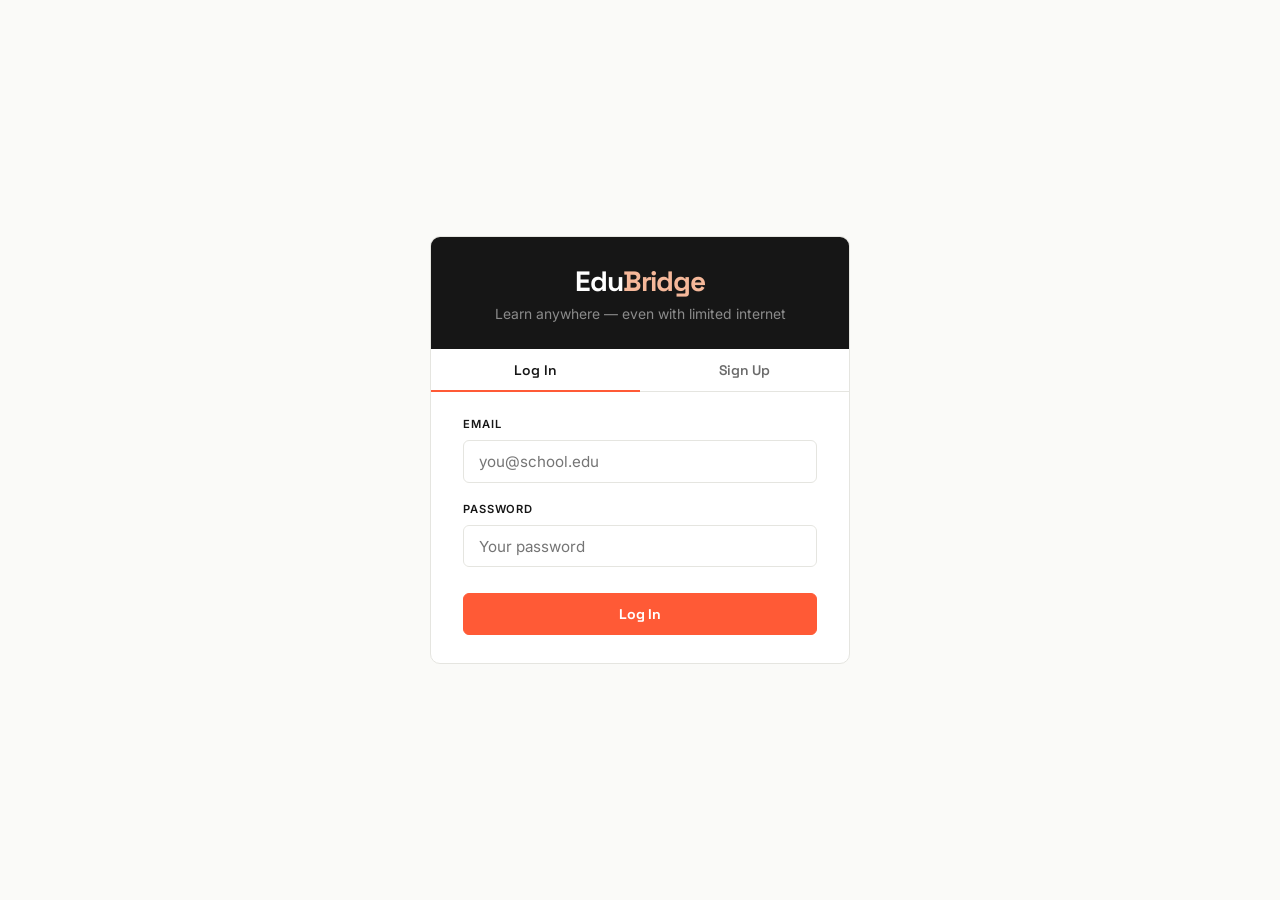
<file: Frontend/index.html>
<!DOCTYPE html>
<html lang="en">
<head>
  <meta charset="UTF-8">
  <meta name="viewport" content="width=device-width, initial-scale=1.0">
  <title>EduBridge — Sign In</title>
  <meta name="description" content="Sign in or create an EduBridge account to access AI-powered study tools and live tutor sessions — even with limited internet.">
  <link rel="preconnect" href="https://fonts.googleapis.com">
  <link rel="preconnect" href="https://fonts.gstatic.com" crossorigin>
  <link href="https://fonts.googleapis.com/css2?family=Space+Grotesk:wght@500;600;700&family=Inter:wght@400;500;600&display=swap" rel="stylesheet">
  <link rel="stylesheet" href="css/style.css">
</head>
<body id="auth-page">
  <div class="auth-wrap">
    <div class="auth-card">
      <div class="auth-card__header">
        <h1>Edu<span style="color:#f5b89a">Bridge</span></h1>
        <p>Learn anywhere — even with limited internet</p>
      </div>

      <div class="auth-tabs">
        <button class="auth-tab active" data-form="login-form-el">Log In</button>
        <button class="auth-tab" data-form="signup-form-el">Sign Up</button>
      </div>

      <div id="auth-alert" class="alert"></div>

      <form id="login-form-el" class="auth-form active">
        <div class="form-group">
          <label for="login-email">Email</label>
          <input type="email" id="login-email" name="email" placeholder="you@school.edu" autocomplete="email">
          <span class="field-error" data-error="email"></span>
        </div>
        <div class="form-group">
          <label for="login-password">Password</label>
          <input type="password" id="login-password" name="password" placeholder="Your password" autocomplete="current-password">
          <span class="field-error" data-error="password"></span>
        </div>
        <button type="submit" class="btn btn-primary btn-block">Log In</button>
      </form>

      <form id="signup-form-el" class="auth-form">
        <div class="form-group">
          <label for="signup-name">Full Name</label>
          <input type="text" id="signup-name" name="name" placeholder="Jane Doe">
          <span class="field-error" data-error="name"></span>
        </div>
        <div class="form-group">
          <label for="signup-email">Email</label>
          <input type="email" id="signup-email" name="email" placeholder="you@school.edu">
          <span class="field-error" data-error="email"></span>
        </div>
        <div class="form-group">
          <label for="signup-password">Password</label>
          <input type="password" id="signup-password" name="password" placeholder="Create a password">
          <span class="field-error" data-error="password"></span>
        </div>
        <div class="form-group">
          <label>I am a…</label>
          <div class="role-picker">
            <div class="role-option">
              <input type="radio" name="role" id="role-student" value="STUDENT" checked>
              <label for="role-student">📚 Student</label>
            </div>
            <div class="role-option">
              <input type="radio" name="role" id="role-tutor" value="TUTOR">
              <label for="role-tutor">🎓 Tutor</label>
            </div>
          </div>
        </div>
        <button type="submit" class="btn btn-primary btn-block">Create Account</button>
      </form>
    </div>
  </div>
  <script src="js/auth.js"></script>
</body>
</html>
</file>
<file: Frontend/css/style.css>
/* EduBridge — Studio Ink: editorial, high-contrast, single accent */
:root {
  /* ── Core palette ── */
  --bg:          #FAFAF8;
  --card:        #FFFFFF;
  --ink:         #161616;
  --muted:       #6B6B6B;
  --border:      #E5E5E0;

  /* ── Accent — one color, used sparingly ── */
  --accent:      #FF5A36;
  --accent-dark: #D94224;
  --accent-soft: #FFF0ED;

  /* ── Semantic states ── */
  --success:     #2D6A4F;
  --success-bg:  #EAF4EE;
  --warning:     #C9A227;
  --warning-bg:  #FDF6E3;
  --error:       #B91C1C;
  --error-bg:    #FEF2F2;

  /* ── Online / Offline ── */
  --online:  #2D6A4F;
  --offline: #B91C1C;

  /* ── Surfaces ── */
  --white: #FFFFFF;
  --shadow: none;
  --shadow-lift: none;

  /* ── Radius ── */
  --radius:    10px;
  --radius-md:  8px;
  --radius-sm:  6px;

  /* ── Typography ── */
  --font-head: "Space Grotesk", system-ui, sans-serif;
  --font-body: "Inter", system-ui, sans-serif;
}

*, *::before, *::after { box-sizing: border-box; margin: 0; padding: 0; }

html { font-size: 16px; scroll-behavior: smooth; }

body {
  font-family: var(--font-body);
  background: var(--bg);
  color: var(--muted);
  min-height: 100vh;
  line-height: 1.6;
}

h1, h2, h3, h4 {
  font-family: var(--font-head);
  color: var(--ink);
  line-height: 1.2;
  letter-spacing: -0.02em;
}
h1 { font-size: 1.9rem;  font-weight: 700; }
h2 { font-size: 1.35rem; font-weight: 700; }
h3 { font-size: 1.05rem; font-weight: 600; letter-spacing: -0.01em; }
h4 { font-size: 0.9rem;  font-weight: 600; }

a { color: var(--ink); text-decoration: none; }
a:hover { color: var(--accent); }

/* ── Layout ── */
.page {
  max-width: 1100px;
  margin: 0 auto;
  padding: 2.25rem 1.5rem 4rem;
}

.page-narrow { max-width: 480px; }

/* ── Top bar — solid near-black ── */
.topbar {
  display: flex;
  align-items: center;
  justify-content: space-between;
  padding: 0.85rem 1.5rem;
  background: var(--ink);
  color: var(--white);
  position: sticky;
  top: 0;
  z-index: 100;
  border-bottom: 1px solid rgba(255,255,255,0.06);
}

.topbar__brand {
  font-family: var(--font-head);
  font-size: 1.1rem;
  font-weight: 700;
  letter-spacing: -0.03em;
  color: var(--white);
}

.topbar__brand span { color: var(--accent); }

.topbar__actions {
  display: flex;
  align-items: center;
  gap: 0.55rem;
}

/* ── Online / Offline indicator ── */
.status-pill {
  display: flex;
  align-items: center;
  gap: 0.38rem;
  font-size: 0.72rem;
  font-weight: 500;
  color: rgba(255,255,255,0.6);
  letter-spacing: 0.01em;
}

.status-pill__dot {
  width: 7px;
  height: 7px;
  border-radius: 50%;
  background: var(--online);
  flex-shrink: 0;
}

.status-pill--offline .status-pill__dot {
  background: var(--accent);
  animation: pulse-offline 1.5s ease infinite;
}

.status-pill--offline { color: rgba(255,255,255,0.45); }

@keyframes pulse-offline {
  0%, 100% { opacity: 1; }
  50%       { opacity: 0.4; }
}

/* ── Offline banner — dark, functional ── */
.offline-banner {
  display: none;
  background: #1E1E1E;
  color: rgba(255,255,255,0.65);
  text-align: center;
  padding: 0.4rem 1rem;
  font-size: 0.77rem;
  font-weight: 500;
  letter-spacing: 0.01em;
  border-bottom: 1px solid rgba(255,255,255,0.07);
}

.offline-banner strong { color: var(--accent); font-weight: 600; }

.offline-banner.visible { display: block; }

/* ── Auth page ── */
.auth-wrap {
  min-height: 100vh;
  display: flex;
  align-items: center;
  justify-content: center;
  padding: 2rem 1.5rem;
  background: var(--bg);
}

.auth-card {
  width: 100%;
  max-width: 420px;
  background: var(--card);
  border-radius: var(--radius);
  border: 1px solid var(--border);
  overflow: hidden;
}

.auth-card__header {
  background: var(--ink);
  color: var(--white);
  padding: 1.75rem 2rem 1.5rem;
  text-align: center;
}

.auth-card__header h1 {
  font-size: 1.75rem;
  margin-bottom: 0.3rem;
  color: var(--white);
  letter-spacing: -0.04em;
}

.auth-card__header p { color: rgba(255,255,255,0.5); font-size: 0.87rem; }

.auth-tabs {
  display: flex;
  border-bottom: 1px solid var(--border);
}

.auth-tab {
  flex: 1;
  padding: 0.72rem;
  border: none;
  background: none;
  font-family: var(--font-head);
  font-size: 0.87rem;
  font-weight: 600;
  color: var(--muted);
  cursor: pointer;
  transition: color 0.15s;
  border-bottom: 2px solid transparent;
  margin-bottom: -1px;
  letter-spacing: -0.01em;
}

.auth-tab.active {
  color: var(--ink);
  border-bottom-color: var(--accent);
}

.auth-form {
  padding: 1.5rem 2rem 1.75rem;
  display: none;
}

.auth-form.active { display: block; }

.auth-form .btn-primary { margin-top: 0.5rem; }

/* ── Forms ── */
.form-group { margin-bottom: 1.1rem; }

.form-group label {
  display: block;
  font-size: 0.7rem;
  font-weight: 600;
  color: var(--ink);
  margin-bottom: 0.38rem;
  text-transform: uppercase;
  letter-spacing: 0.08em;
}

.form-group input,
.form-group select,
.form-group textarea {
  width: 100%;
  padding: 0.68rem 0.95rem;
  border: 1px solid var(--border);
  border-radius: var(--radius-sm);
  font-family: var(--font-body);
  font-size: 0.95rem;
  color: var(--ink);
  background: var(--card);
  transition: border-color 0.15s, box-shadow 0.15s;
}

.form-group input:focus,
.form-group select:focus,
.form-group textarea:focus {
  outline: none;
  border-color: var(--ink);
  box-shadow: 0 0 0 3px rgba(22, 22, 22, 0.08);
}

.form-group textarea { min-height: 110px; resize: vertical; }

.form-group input.error,
.form-group textarea.error { border-color: var(--error); }

.field-error {
  color: var(--error);
  font-size: 0.75rem;
  margin-top: 0.3rem;
  display: none;
}

.field-error.visible { display: block; }

.role-picker {
  display: grid;
  grid-template-columns: 1fr 1fr;
  gap: 0.6rem;
}

.role-option { position: relative; }

.role-option input { position: absolute; opacity: 0; }

.role-option label {
  display: block;
  text-align: center;
  padding: 0.7rem;
  border: 1px solid var(--border);
  border-radius: var(--radius-sm);
  cursor: pointer;
  font-family: var(--font-head);
  font-size: 0.88rem;
  font-weight: 600;
  color: var(--muted);
  transition: border-color 0.15s, color 0.15s;
  letter-spacing: -0.01em;
}

.role-option input:checked + label {
  border-color: var(--accent);
  border-width: 2px;
  color: var(--accent);
  background: var(--accent-soft);
}

/* ── Buttons ── */
.btn {
  display: inline-flex;
  align-items: center;
  justify-content: center;
  gap: 0.4rem;
  padding: 0.58rem 1.2rem;
  border: 1.5px solid transparent;
  border-radius: var(--radius-sm);
  font-family: var(--font-head);
  font-size: 0.84rem;
  font-weight: 600;
  cursor: pointer;
  transition: background 0.14s, color 0.14s, border-color 0.14s, opacity 0.14s;
  white-space: nowrap;
  letter-spacing: -0.01em;
}

.btn:active { opacity: 0.82; }
.btn:disabled { opacity: 0.42; cursor: not-allowed; }

/* PRIMARY — accent fill. Used for: Request Help, Accept, Ask, AI Assistant */
.btn-primary {
  background: var(--accent);
  color: var(--white);
  border-color: var(--accent);
  padding: 0.7rem 1.4rem;
  font-size: 0.88rem;
  font-weight: 700;
}

.btn-primary:hover:not(:disabled) {
  background: var(--accent-dark);
  border-color: var(--accent-dark);
}

/* SECONDARY — near-black fill. Used for: Schedule/confirm */
.btn-secondary {
  background: var(--ink);
  color: var(--white);
  border-color: var(--ink);
}

.btn-secondary:hover:not(:disabled) {
  background: #2a2a2a;
  border-color: #2a2a2a;
}

/* OUTLINE — transparent bg, near-black border. Used for: Learn from Tutor, Mark Complete */
.btn-outline {
  background: transparent;
  color: var(--ink);
  border-color: var(--border);
}

.btn-outline:hover:not(:disabled) {
  border-color: var(--ink);
  background: var(--ink);
  color: var(--white);
}

/* LIGHT — for actions inside dark-bg status card */
.btn-light {
  background: transparent;
  color: var(--white);
  border: 1px solid rgba(255,255,255,0.32);
}

.btn-light:hover:not(:disabled) {
  background: rgba(255,255,255,0.1);
  border-color: rgba(255,255,255,0.52);
}

/* GHOST — topbar low-emphasis: Log out, back arrow */
.btn-ghost {
  background: transparent;
  color: rgba(255,255,255,0.58);
  border: 1px solid rgba(255,255,255,0.14);
  padding: 0.29rem 0.68rem;
  font-size: 0.75rem;
  font-weight: 500;
  border-radius: var(--radius-sm);
  letter-spacing: 0;
}

.btn-ghost:hover {
  color: var(--white);
  background: rgba(255,255,255,0.08);
  border-color: rgba(255,255,255,0.26);
}

.btn-sm { padding: 0.34rem 0.82rem; font-size: 0.77rem; }
.btn-block { width: 100%; }

/* ── Alerts ── */
.alert {
  padding: 0.7rem 1rem;
  border-radius: var(--radius-sm);
  font-size: 0.84rem;
  margin-bottom: 1rem;
  display: none;
  border: 1px solid;
}

.alert.visible { display: block; }

.alert-error   { background: var(--error-bg);   color: var(--error);   border-color: #FCA5A5; }
.alert-success { background: var(--success-bg); color: var(--success); border-color: #86EFAC; }
.alert-info    { background: #F0F9FF;            color: #0C4A6E;        border-color: #BAE6FD; }

/* ── Dashboard ── */
.page-header { margin-bottom: 2.25rem; }
.page-header h1 { margin-bottom: 0.3rem; }
.page-header p  { color: var(--muted); font-size: 0.94rem; }

.subject-grid {
  display: grid;
  grid-template-columns: repeat(auto-fill, minmax(200px, 1fr));
  gap: 1rem;
  margin-bottom: 2rem;
}

/* Subject cards — white, thin border, no shadow */
.subject-card {
  background: var(--card);
  border-radius: var(--radius);
  padding: 1.35rem 1.2rem;
  border: 1px solid var(--border);
  cursor: pointer;
  transition: border-color 0.14s;
  text-align: center;
}

.subject-card:hover { border-color: #BDBDB5; }

/* Selected: accent border highlight only */
.subject-card.selected {
  border-color: var(--accent);
  border-width: 2px;
}

.subject-card__icon {
  font-size: 2rem;
  margin-bottom: 0.5rem;
  display: block;
}

.subject-card h3 {
  font-size: 0.95rem;
  color: var(--ink);
  margin-bottom: 0.15rem;
}

.subject-card p { font-size: 0.77rem; color: var(--muted); }

/* Path picker */
.path-picker {
  display: none;
  background: var(--card);
  border-radius: var(--radius);
  border: 1px solid var(--border);
  padding: 1.75rem 2rem;
  text-align: center;
  max-width: 560px;
}

.path-picker.visible { display: block; }

.path-picker h2 { margin-bottom: 0.35rem; }
.path-picker p  { color: var(--muted); margin-bottom: 1.25rem; font-size: 0.91rem; }

.path-buttons {
  display: flex;
  gap: 0.75rem;
  justify-content: center;
  flex-wrap: wrap;
}

.path-buttons .btn { min-width: 155px; }

/* ── AI Assistant layout ── */
.ai-layout {
  display: grid;
  grid-template-columns: 210px 1fr;
  gap: 0;
  min-height: calc(100vh - 100px);
  background: var(--card);
  border-radius: var(--radius);
  border: 1px solid var(--border);
  overflow: hidden;
}

/* Sidebar: near-black */
.ai-sidebar {
  background: var(--ink);
  color: var(--white);
  padding: 1.1rem 0;
  overflow-y: auto;
}

.ai-sidebar h3 {
  font-size: 0.6rem;
  text-transform: uppercase;
  letter-spacing: 0.14em;
  color: rgba(255,255,255,0.38);
  padding: 0 1.1rem;
  margin-bottom: 0.5rem;
  font-family: var(--font-body);
  font-weight: 600;
}

.slide-list { list-style: none; }

.slide-item {
  padding: 0.58rem 1.1rem;
  cursor: pointer;
  font-size: 0.82rem;
  color: rgba(255,255,255,0.6);
  border-left: 2px solid transparent;
  transition: background 0.12s, border-color 0.12s, color 0.12s;
}

.slide-item:hover {
  background: rgba(255,255,255,0.055);
  color: rgba(255,255,255,0.88);
}

.slide-item.active {
  background: rgba(255,255,255,0.07);
  border-left-color: var(--accent);
  color: var(--white);
  font-weight: 600;
}

.slide-item__num {
  font-size: 0.66rem;
  color: rgba(255,255,255,0.32);
  display: block;
}

.ai-main {
  display: flex;
  flex-direction: column;
  min-height: 0;
}

.slide-content {
  flex: 1;
  padding: 1.75rem 2rem;
  overflow-y: auto;
}

.slide-content h2 {
  font-size: 1.25rem;
  margin-bottom: 0.85rem;
}

.slide-content p {
  font-size: 0.94rem;
  color: var(--muted);
  line-height: 1.72;
}

.slide-content .slide-num-badge {
  display: inline-block;
  background: var(--bg);
  color: var(--muted);
  font-size: 0.66rem;
  font-weight: 600;
  padding: 0.17rem 0.48rem;
  border-radius: 4px;
  margin-bottom: 0.6rem;
  letter-spacing: 0.07em;
  border: 1px solid var(--border);
  text-transform: uppercase;
}

/* ── Chat ── */
.chat-panel {
  border-top: 1px solid var(--border);
  padding: 0.9rem 1.5rem 1.1rem;
  background: var(--bg);
}

.chat-messages {
  max-height: 220px;
  overflow-y: auto;
  margin-bottom: 0.8rem;
  display: flex;
  flex-direction: column;
  gap: 0.52rem;
}

.chat-bubble {
  max-width: 82%;
  padding: 0.58rem 0.85rem;
  border-radius: var(--radius-sm);
  font-size: 0.85rem;
  line-height: 1.52;
}

.chat-bubble--user {
  align-self: flex-end;
  background: var(--ink);
  color: var(--white);
  border-bottom-right-radius: 2px;
}

.chat-bubble--ai {
  align-self: flex-start;
  background: var(--card);
  color: var(--ink);
  border: 1px solid var(--border);
  border-bottom-left-radius: 2px;
}

.chat-bubble--ai.offline-hint {
  border-color: var(--accent);
  background: var(--accent-soft);
}

.chat-bubble__label {
  font-size: 0.6rem;
  font-weight: 700;
  text-transform: uppercase;
  letter-spacing: 0.09em;
  color: var(--muted);
  margin-bottom: 0.2rem;
}

.chat-bubble--user .chat-bubble__label {
  color: rgba(255,255,255,0.45);
}

.chat-input-row {
  display: flex;
  gap: 0.5rem;
}

.chat-input-row input {
  flex: 1;
  padding: 0.58rem 0.92rem;
  border: 1px solid var(--border);
  border-radius: var(--radius-sm);
  font-size: 0.87rem;
  font-family: var(--font-body);
  background: var(--card);
  color: var(--ink);
  transition: border-color 0.14s;
}

.chat-input-row input:focus {
  outline: none;
  border-color: var(--ink);
  box-shadow: 0 0 0 3px rgba(22, 22, 22, 0.07);
}

.chat-input-row .btn { border-radius: var(--radius-sm); padding: 0.58rem 1.05rem; }

/* ── Tutor request page ── */
.request-card {
  background: var(--card);
  border-radius: var(--radius-md);
  padding: 1.75rem;
  border: 1px solid var(--border);
  margin-bottom: 1.5rem;
  max-width: 640px;
}

/* Status card — near-black surface */
.status-card {
  background: var(--ink);
  color: var(--white);
  border-radius: var(--radius-md);
  padding: 1.5rem 1.75rem;
  border-top: 3px solid var(--accent);
  display: none;
  max-width: 640px;
}

.status-card.visible { display: block; }

.status-card h3 {
  margin-bottom: 1rem;
  font-size: 0.98rem;
  color: var(--white);
  font-weight: 600;
  letter-spacing: -0.01em;
  opacity: 0.9;
}

.resource-section {
  margin-top: 1.1rem;
  padding-top: 0.9rem;
  border-top: 1px solid rgba(255,255,255,0.1);
}

.status-row {
  display: flex;
  justify-content: space-between;
  align-items: baseline;
  gap: 1rem;
  padding: 0.44rem 0;
  border-bottom: 1px solid rgba(255,255,255,0.06);
  font-size: 0.86rem;
}

.status-row:last-child { border-bottom: none; }

.status-row span:first-child {
  color: rgba(255,255,255,0.4);
  font-size: 0.68rem;
  text-transform: uppercase;
  letter-spacing: 0.08em;
  font-weight: 600;
  flex-shrink: 0;
}

/* ── Status badges — dot + uppercase text, no pill background ── */
.status-badge {
  display: inline-flex;
  align-items: center;
  gap: 0.3rem;
  font-size: 0.66rem;
  font-weight: 700;
  text-transform: uppercase;
  letter-spacing: 0.08em;
}

.status-badge::before {
  content: "";
  display: inline-block;
  width: 6px;
  height: 6px;
  border-radius: 50%;
  flex-shrink: 0;
}

.status-badge--pending::before  { background: var(--warning); }
.status-badge--pending          { color: var(--warning); }

.status-badge--matched::before  { background: #0B9DB5; }
.status-badge--matched          { color: #0B6B85; }

.status-badge--completed::before{ background: var(--success); }
.status-badge--completed        { color: var(--success); }

/* ── Tutor panel ── */
.request-list { display: flex; flex-direction: column; gap: 0.72rem; }

.request-item {
  background: var(--card);
  border-radius: var(--radius-md);
  padding: 1.2rem 1.45rem;
  border: 1px solid var(--border);
}

.request-item__header {
  display: flex;
  justify-content: space-between;
  align-items: flex-start;
  margin-bottom: 0.48rem;
  gap: 1rem;
}

.request-item__subject {
  font-family: var(--font-head);
  font-weight: 700;
  color: var(--ink);
  font-size: 0.93rem;
  letter-spacing: -0.01em;
}

.request-item__meta {
  font-size: 0.75rem;
  color: var(--muted);
  margin-top: 0.07rem;
}

.request-item__desc {
  color: var(--muted);
  margin-bottom: 0.82rem;
  font-size: 0.86rem;
  line-height: 1.58;
}

.request-item__actions {
  display: flex;
  gap: 0.48rem;
  flex-wrap: wrap;
  align-items: center;
}

/* Session panel — inline expansion */
.session-panel {
  margin-top: 0.82rem;
  padding-top: 0.82rem;
  border-top: 1px solid var(--border);
  display: none;
}

.session-panel.visible { display: block; }

.session-panel input[type="datetime-local"] {
  padding: 0.48rem 0.72rem;
  border: 1px solid var(--border);
  border-radius: var(--radius-sm);
  font-family: var(--font-body);
  font-size: 0.84rem;
  color: var(--ink);
  background: var(--card);
}

#my-sessions-list .session-panel {
  border-top-color: var(--border);
}

/* ── Empty states ── */
.empty-state {
  text-align: center;
  padding: 2.5rem 2rem;
  color: var(--muted);
}

.empty-state__icon { font-size: 1.9rem; margin-bottom: 0.72rem; }

.empty-state h3 {
  font-size: 0.95rem;
  color: var(--ink);
  margin-bottom: 0.22rem;
}

.empty-state p { font-size: 0.84rem; }

/* ── Panel section separator ── */
.panel-section { margin-top: 2.75rem; }

.panel-section__header {
  display: flex;
  justify-content: space-between;
  align-items: baseline;
  margin-bottom: 1rem;
  gap: 1rem;
  padding-bottom: 0.62rem;
  border-bottom: 1px solid var(--border);
}

.panel-section__header h2 {
  font-family: var(--font-head);
  color: var(--ink);
  font-size: 1.2rem;
}

.panel-section__count {
  font-size: 0.76rem;
  color: var(--muted);
}

.session-time {
  color: var(--ink);
  font-weight: 600;
  font-size: 0.84rem;
}

/* Session completed — dot indicator */
.session-completed {
  display: inline-flex;
  align-items: center;
  gap: 0.3rem;
  font-size: 0.66rem;
  font-weight: 700;
  text-transform: uppercase;
  letter-spacing: 0.08em;
  color: var(--success);
}

.session-completed::before {
  content: "";
  display: inline-block;
  width: 6px;
  height: 6px;
  border-radius: 50%;
  background: var(--success);
  flex-shrink: 0;
}

/* ── Responsive ── */
@media (max-width: 768px) {
  .ai-layout { grid-template-columns: 1fr; }
  .ai-sidebar { max-height: 155px; }
  .path-buttons { flex-direction: column; align-items: stretch; }
  .path-buttons .btn { width: 100%; min-width: unset; }
  .session-panel input[type="datetime-local"] { width: 100%; margin-bottom: 0.6rem; }
  .request-item__actions { flex-direction: column; align-items: flex-start; }
}
</file>
